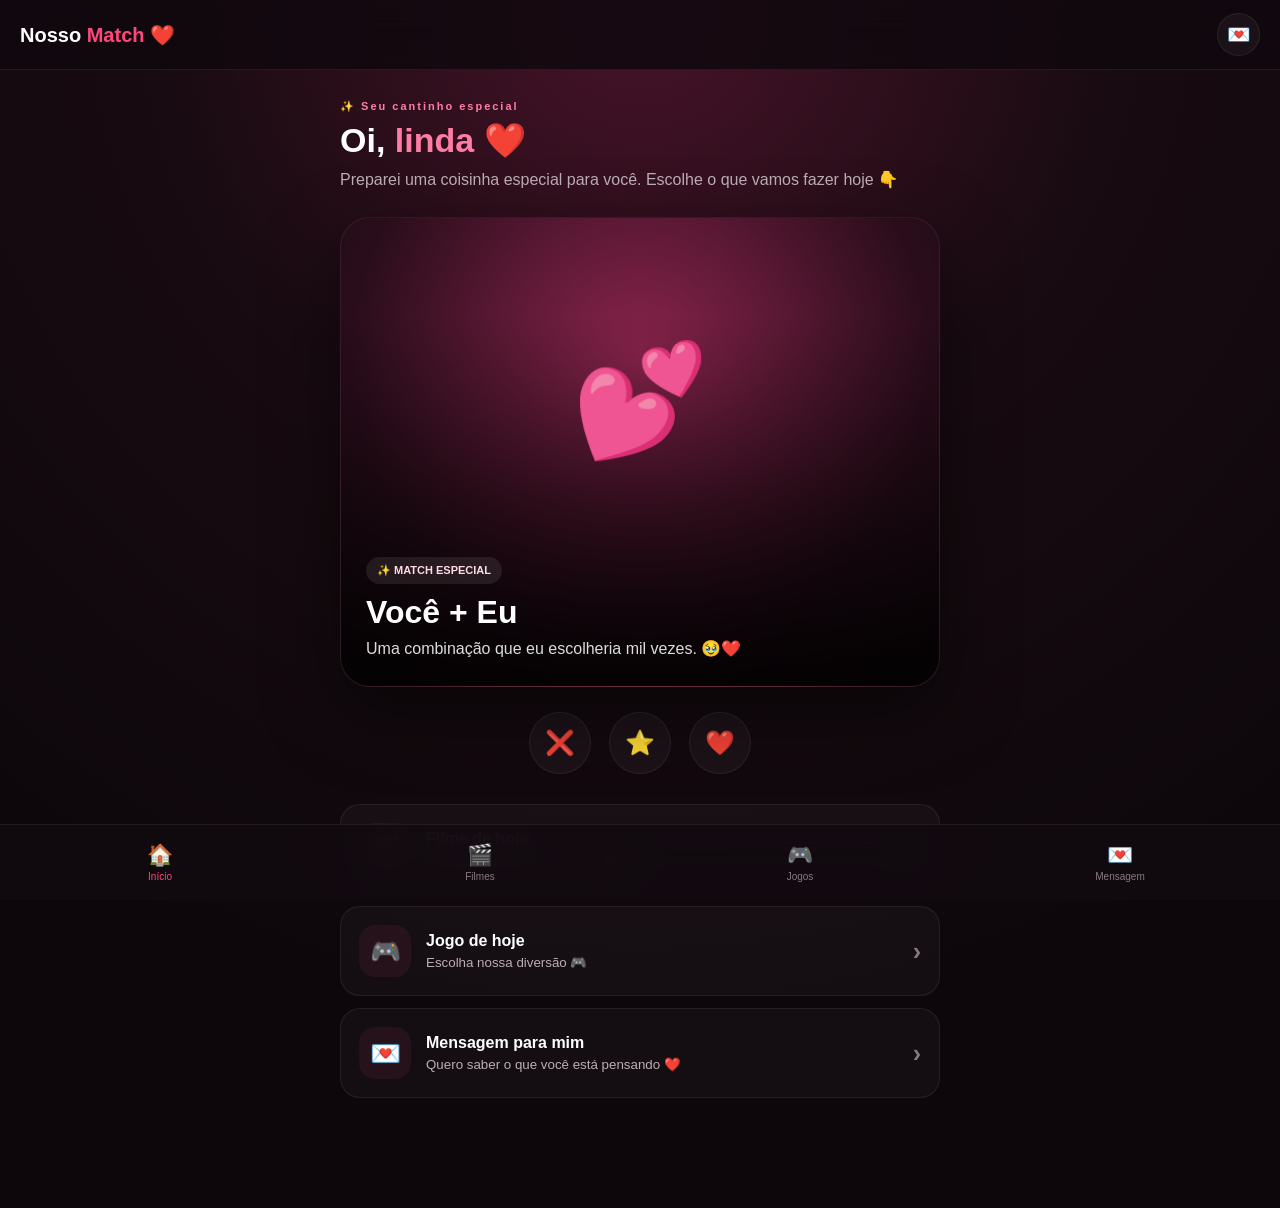
<file: index.html>
<!DOCTYPE html>
<html lang="pt-BR">
<head>
    <meta charset="UTF-8">
    <meta name="viewport" content="width=device-width, initial-scale=1.0">
    <title>Nosso Match ❤️</title>
    <link rel="stylesheet" href="style.css">
</head>

<body>

<header class="header">

    <div class="logo">
        Nosso <span>Match</span> ❤️
    </div>

    <button class="header-heart" onclick="mostrarAmor()">
        💌
    </button>

</header>


<main class="home">

    <section class="welcome">

        <p class="small-text">
            ✨ Seu cantinho especial
        </p>

        <h1>
            Oi, <span id="nomeDisplay">linda</span> ❤️
        </h1>

        <p>
            Preparei uma coisinha especial para você.
            Escolhe o que vamos fazer hoje 👇
        </p>

    </section>


    <section class="match-card">

        <div class="card-gradient">

            <div class="card-emoji">
                💕
            </div>

            <div class="card-info">

                <span class="match-badge">
                    ✨ MATCH ESPECIAL
                </span>

                <h2>
                    Você + Eu
                </h2>

                <p>
                    Uma combinação que eu escolheria
                    mil vezes. 🥹❤️
                </p>

            </div>

        </div>

    </section>


    <div class="match-buttons">

        <button
            class="circle-button dislike"
            onclick="mostrarAmor()">
            ❌
        </button>

        <button
            class="circle-button star"
            onclick="mostrarAmor()">
            ⭐
        </button>

        <button
            class="circle-button like"
            onclick="mostrarAmor()">
            ❤️
        </button>

    </div>


    <section class="quick-options">

        <a href="filmes.html" class="quick-card">

            <div class="quick-icon">
                🎬
            </div>

            <div>
                <strong>Filme de hoje</strong>
                <small>
                    Escolha o que vamos assistir 🍿
                </small>
            </div>

            <b>›</b>

        </a>


        <a href="jogos.html" class="quick-card">

            <div class="quick-icon">
                🎮
            </div>

            <div>
                <strong>Jogo de hoje</strong>
                <small>
                    Escolha nossa diversão 🎮
                </small>
            </div>

            <b>›</b>

        </a>


        <a href="contato.html" class="quick-card">

            <div class="quick-icon">
                💌
            </div>

            <div>
                <strong>Mensagem para mim</strong>
                <small>
                    Quero saber o que você está pensando ❤️
                </small>
            </div>

            <b>›</b>

        </a>

    </section>

</main>


<nav class="bottom-nav">

    <a href="index.html" class="nav-item active">
        🏠
        <span>Início</span>
    </a>

    <a href="filmes.html" class="nav-item">
        🎬
        <span>Filmes</span>
    </a>

    <a href="jogos.html" class="nav-item">
        🎮
        <span>Jogos</span>
    </a>

    <a href="contato.html" class="nav-item">
        💌
        <span>Mensagem</span>
    </a>

</nav>


<div id="modal" class="modal">

    <div class="modal-box">

        <div class="modal-heart">
            ❤️
        </div>

        <h2>Deu Match! 🥰</h2>

        <p>
            Só queria lembrar que você é
            uma pessoa muito especial para mim.
        </p>

        <button onclick="fecharModal()">
            Amei ❤️
        </button>

    </div>

</div>


<script src="script.js"></script>

</body>
</html>
</file>
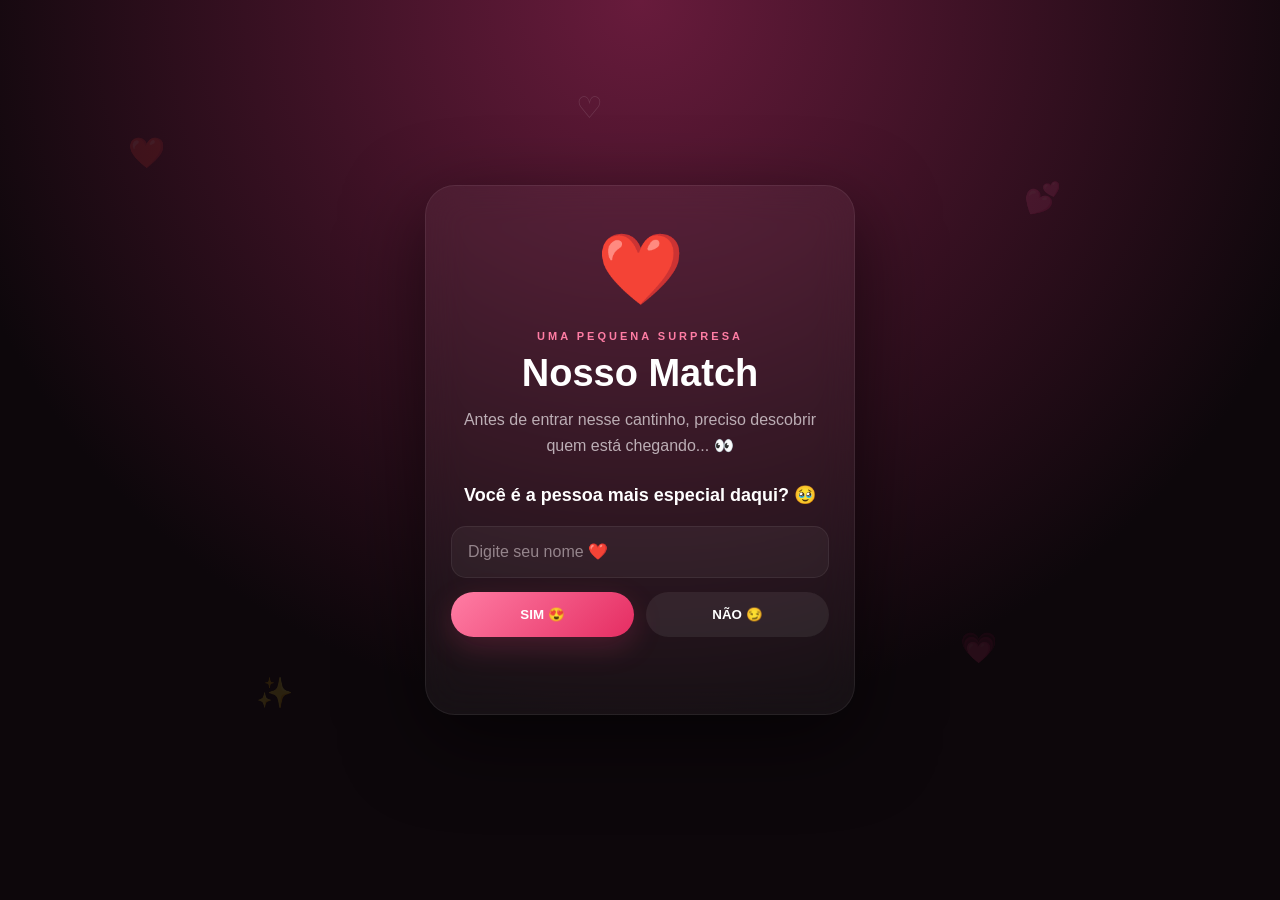
<file: cadastro.html>
<!DOCTYPE html>
<html lang="pt-BR">
<head>
    <meta charset="UTF-8">
    <meta name="viewport" content="width=device-width, initial-scale=1.0">
    <title>Nosso Match ❤️</title>
    <link rel="stylesheet" href="style.css">
</head>

<body class="entry-body">

    <div class="floating-hearts">
        <span>❤️</span>
        <span>💕</span>
        <span>✨</span>
        <span>💗</span>
        <span>♡</span>
    </div>

    <main class="entry-card">

        <div class="big-heart">❤️</div>

        <p class="mini-title">UMA PEQUENA SURPRESA</p>

        <h1>Nosso Match</h1>

        <p class="entry-text">
            Antes de entrar nesse cantinho,
            preciso descobrir quem está chegando... 👀
        </p>

        <div class="question">
            Você é a pessoa mais especial daqui? 🥹
        </div>

        <input
            type="text"
            id="nome"
            placeholder="Digite seu nome ❤️"
            autocomplete="off"
        >

        <div class="entry-buttons">

            <button class="main-btn" onclick="entrar()">
                SIM 😍
            </button>

            <button
                class="no-btn"
                id="nao"
                onmouseover="fugir()"
                onclick="fugir()">
                NÃO 😏
            </button>

        </div>

        <p id="mensagem"></p>

    </main>

    <script src="script.js"></script>

</body>
</html>
</file>
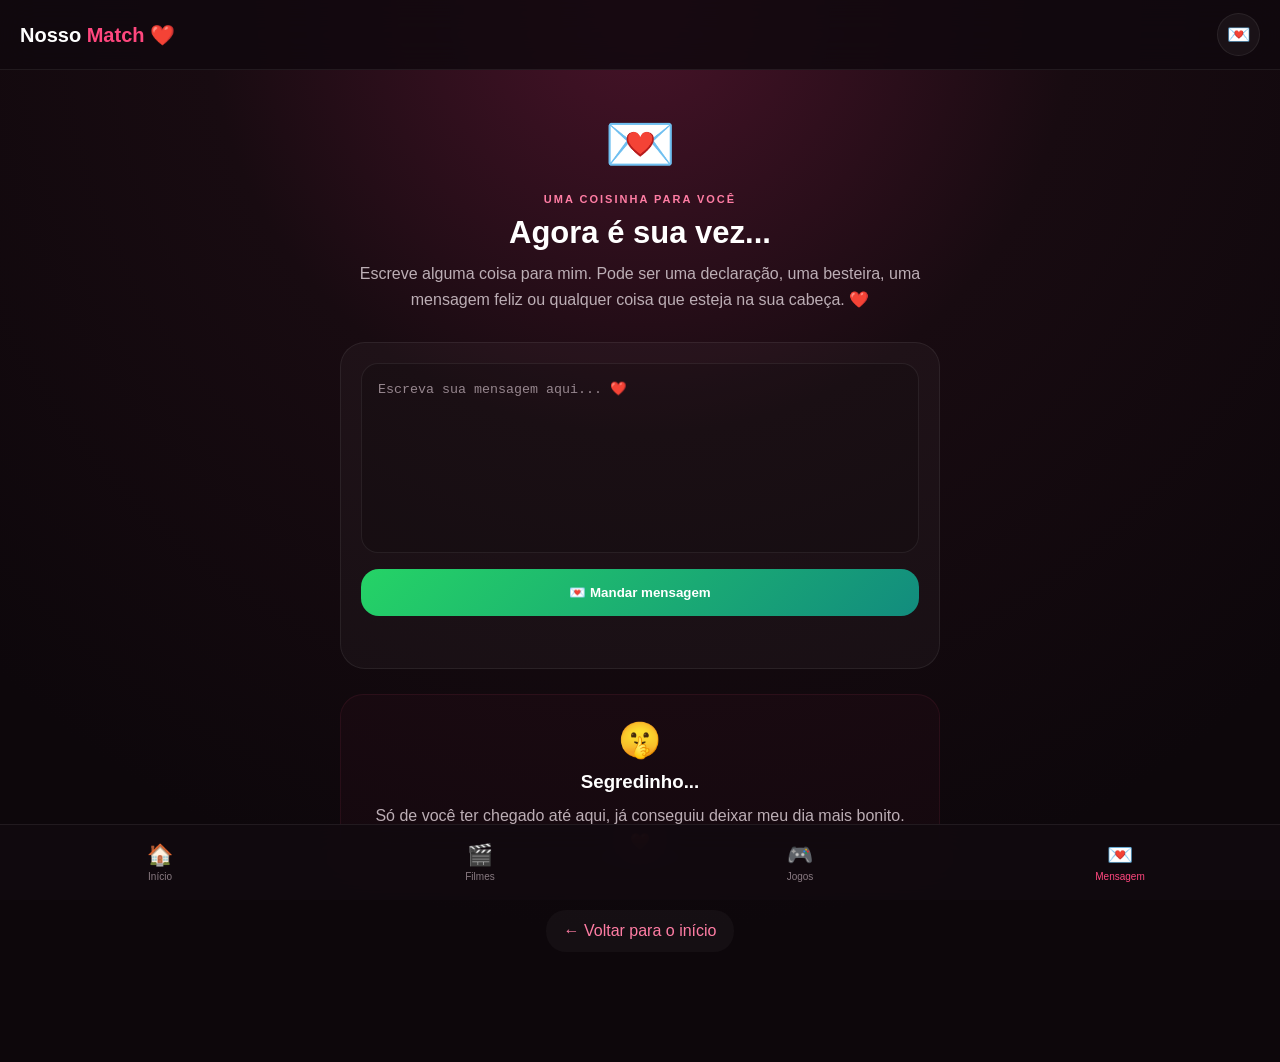
<file: contato.html>
<!DOCTYPE html>
<html lang="pt-BR">
<head>
    <meta charset="UTF-8">
    <meta name="viewport" content="width=device-width, initial-scale=1.0">
    <title>Mensagem 💌</title>
    <link rel="stylesheet" href="style.css">
</head>

<body>

<header class="header">

    <a href="index.html" class="logo">
        Nosso <span>Match</span> ❤️
    </a>

    <button class="header-heart" onclick="mostrarAmor()">
        💌
    </button>

</header>


<main class="page">

    <section class="page-title">

        <div class="page-emoji">
            💌
        </div>

        <p class="small-text">
            UMA COISINHA PARA VOCÊ
        </p>

        <h1>
            Agora é sua vez...
        </h1>

        <p>
            Escreve alguma coisa para mim.
            Pode ser uma declaração, uma besteira,
            uma mensagem feliz ou qualquer coisa
            que esteja na sua cabeça. ❤️
        </p>

    </section>


    <section class="message-box">

        <textarea
            id="mensagemContato"
            placeholder="Escreva sua mensagem aqui... ❤️"
        ></textarea>

        <button
            class="whatsapp-button"
            onclick="enviarWhatsApp()">

            <span>💌</span>
            Mandar mensagem

        </button>

        <p id="aviso" class="notice"></p>

    </section>


    <section class="secret-message">

        <div>
            🤫
        </div>

        <h3>
            Segredinho...
        </h3>

        <p>
            Só de você ter chegado até aqui,
            já conseguiu deixar meu dia mais bonito. ❤️
        </p>

    </section>


    <a href="index.html" class="back-button">
        ← Voltar para o início
    </a>

</main>


<nav class="bottom-nav">

    <a href="index.html" class="nav-item">
        🏠
        <span>Início</span>
    </a>

    <a href="filmes.html" class="nav-item">
        🎬
        <span>Filmes</span>
    </a>

    <a href="jogos.html" class="nav-item">
        🎮
        <span>Jogos</span>
    </a>

    <a href="contato.html" class="nav-item active">
        💌
        <span>Mensagem</span>
    </a>

</nav>


<script src="script.js"></script>

</body>
</html>
</file>
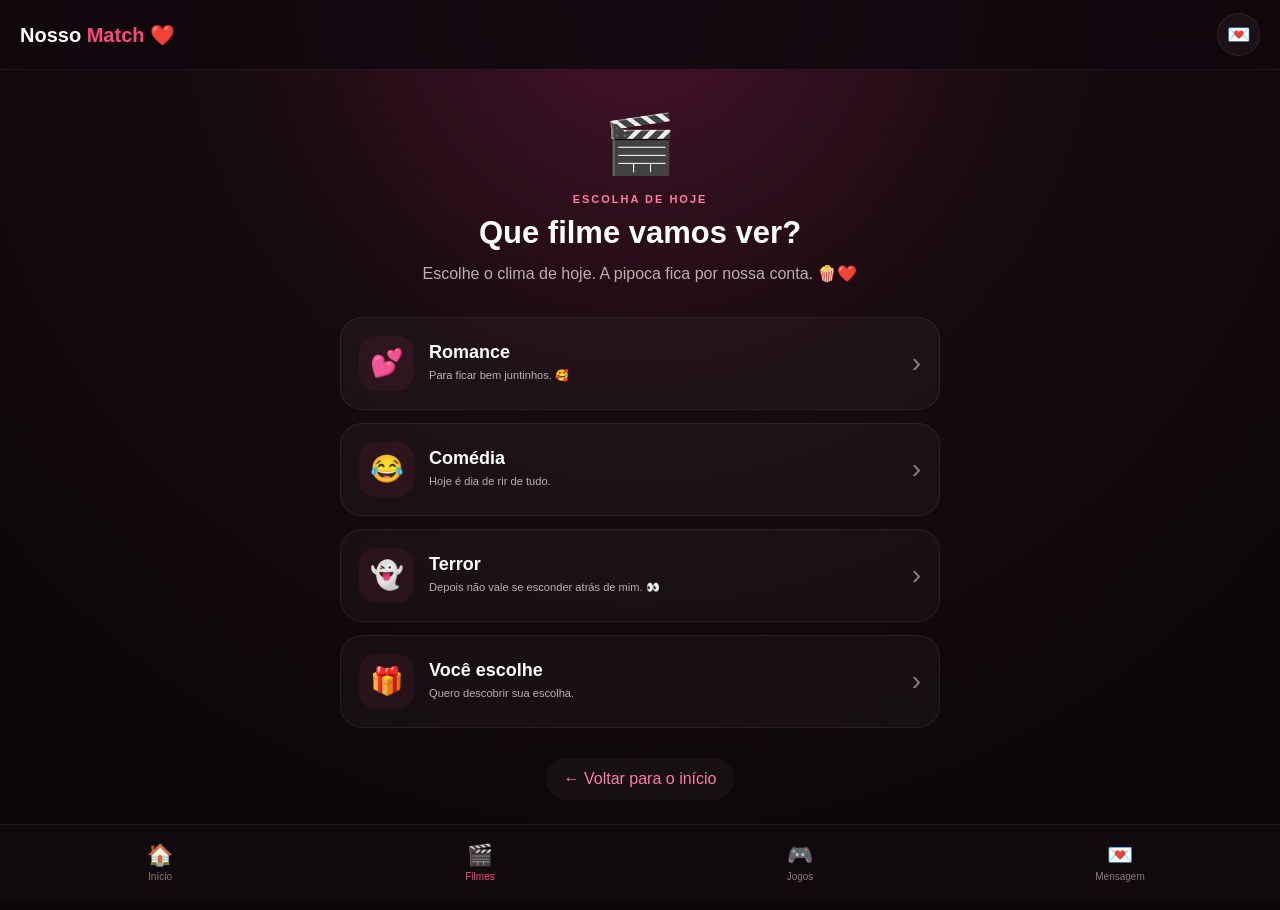
<file: filmes.html>
<!DOCTYPE html>
<html lang="pt-BR">
<head>
    <meta charset="UTF-8">
    <meta name="viewport" content="width=device-width, initial-scale=1.0">
    <title>Filme de hoje 🎬</title>
    <link rel="stylesheet" href="style.css">
</head>

<body>

<header class="header">

    <a href="index.html" class="logo">
        Nosso <span>Match</span> ❤️
    </a>

    <button class="header-heart" onclick="mostrarAmor()">
        💌
    </button>

</header>


<main class="page">

    <section class="page-title">

        <div class="page-emoji">
            🎬
        </div>

        <p class="small-text">
            ESCOLHA DE HOJE
        </p>

        <h1>
            Que filme vamos ver?
        </h1>

        <p>
            Escolhe o clima de hoje.
            A pipoca fica por nossa conta. 🍿❤️
        </p>

    </section>


    <section class="choices">

        <button
            class="choice"
            onclick="escolherFilme('Romance ❤️')">

            <div class="choice-icon">
                💕
            </div>

            <div class="choice-text">
                <strong>Romance</strong>
                <small>
                    Para ficar bem juntinhos. 🥰
                </small>
            </div>

            <span class="arrow">
                ›
            </span>

        </button>


        <button
            class="choice"
            onclick="escolherFilme('Comédia 😂')">

            <div class="choice-icon">
                😂
            </div>

            <div class="choice-text">
                <strong>Comédia</strong>
                <small>
                    Hoje é dia de rir de tudo.
                </small>
            </div>

            <span class="arrow">
                ›
            </span>

        </button>


        <button
            class="choice"
            onclick="escolherFilme('Terror 👻')">

            <div class="choice-icon">
                👻
            </div>

            <div class="choice-text">
                <strong>Terror</strong>
                <small>
                    Depois não vale se esconder atrás de mim. 👀
                </small>
            </div>

            <span class="arrow">
                ›
            </span>

        </button>


        <button
            class="choice"
            onclick="escolherFilme('Surpresa 🎁')">

            <div class="choice-icon">
                🎁
            </div>

            <div class="choice-text">
                <strong>Você escolhe</strong>
                <small>
                    Quero descobrir sua escolha.
                </small>
            </div>

            <span class="arrow">
                ›
            </span>

        </button>

    </section>


    <div id="resultado" class="result"></div>


    <a href="index.html" class="back-button">
        ← Voltar para o início
    </a>

</main>


<nav class="bottom-nav">

    <a href="index.html" class="nav-item">
        🏠
        <span>Início</span>
    </a>

    <a href="filmes.html" class="nav-item active">
        🎬
        <span>Filmes</span>
    </a>

    <a href="jogos.html" class="nav-item">
        🎮
        <span>Jogos</span>
    </a>

    <a href="contato.html" class="nav-item">
        💌
        <span>Mensagem</span>
    </a>

</nav>


<script src="script.js"></script>

</body>
</html>
</file>
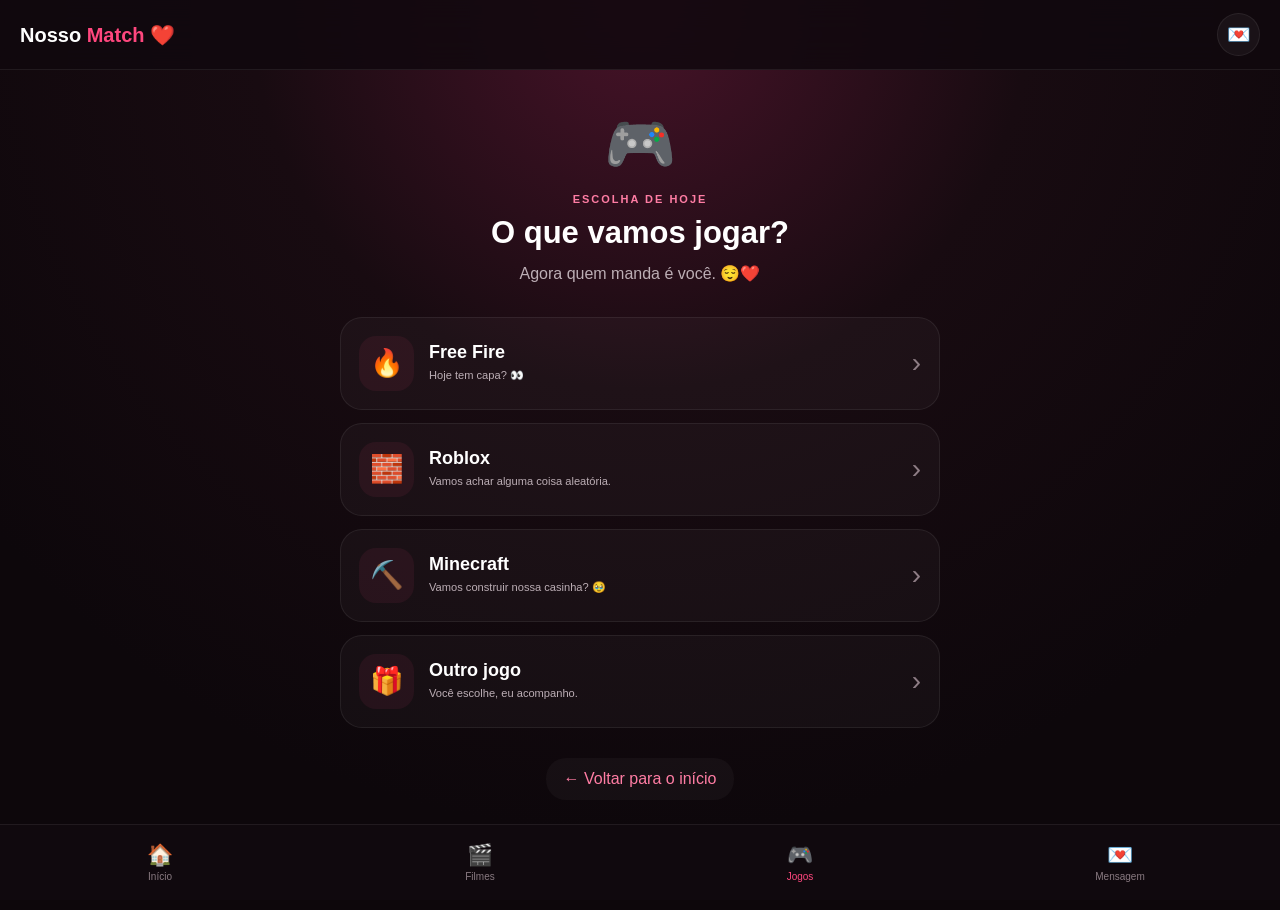
<file: jogos.html>
<!DOCTYPE html>
<html lang="pt-BR">
<head>
    <meta charset="UTF-8">
    <meta name="viewport" content="width=device-width, initial-scale=1.0">
    <title>Jogo de hoje 🎮</title>
    <link rel="stylesheet" href="style.css">
</head>

<body>

<header class="header">

    <a href="index.html" class="logo">
        Nosso <span>Match</span> ❤️
    </a>

    <button class="header-heart" onclick="mostrarAmor()">
        💌
    </button>

</header>


<main class="page">

    <section class="page-title">

        <div class="page-emoji">
            🎮
        </div>

        <p class="small-text">
            ESCOLHA DE HOJE
        </p>

        <h1>
            O que vamos jogar?
        </h1>

        <p>
            Agora quem manda é você. 😌❤️
        </p>

    </section>


    <section class="choices">

        <button
            class="choice"
            onclick="escolherJogo('Free Fire 🔥')">

            <div class="choice-icon">
                🔥
            </div>

            <div class="choice-text">
                <strong>Free Fire</strong>
                <small>
                    Hoje tem capa? 👀
                </small>
            </div>

            <span class="arrow">
                ›
            </span>

        </button>


        <button
            class="choice"
            onclick="escolherJogo('Roblox 🎮')">

            <div class="choice-icon">
                🧱
            </div>

            <div class="choice-text">
                <strong>Roblox</strong>
                <small>
                    Vamos achar alguma coisa aleatória.
                </small>
            </div>

            <span class="arrow">
                ›
            </span>

        </button>


        <button
            class="choice"
            onclick="escolherJogo('Minecraft ⛏️')">

            <div class="choice-icon">
                ⛏️
            </div>

            <div class="choice-text">
                <strong>Minecraft</strong>
                <small>
                    Vamos construir nossa casinha? 🥹
                </small>
            </div>

            <span class="arrow">
                ›
            </span>

        </button>


        <button
            class="choice"
            onclick="escolherJogo('Outro jogo 🎁')">

            <div class="choice-icon">
                🎁
            </div>

            <div class="choice-text">
                <strong>Outro jogo</strong>
                <small>
                    Você escolhe, eu acompanho.
                </small>
            </div>

            <span class="arrow">
                ›
            </span>

        </button>

    </section>


    <div id="resultadoJogo" class="result"></div>


    <a href="index.html" class="back-button">
        ← Voltar para o início
    </a>

</main>


<nav class="bottom-nav">

    <a href="index.html" class="nav-item">
        🏠
        <span>Início</span>
    </a>

    <a href="filmes.html" class="nav-item">
        🎬
        <span>Filmes</span>
    </a>

    <a href="jogos.html" class="nav-item active">
        🎮
        <span>Jogos</span>
    </a>

    <a href="contato.html" class="nav-item">
        💌
        <span>Mensagem</span>
    </a>

</nav>


<script src="script.js"></script>

</body>
</html>
</file>
<file: style.css>
* {
    margin: 0;
    padding: 0;
    box-sizing: border-box;
}

:root {
    --pink: #ff477e;
    --pink-light: #ff7da4;
    --pink-dark: #e52d62;
    --background: #0d070b;
    --card: #ffffff0b;
    --border: #ffffff12;
    --text: #ffffff;
    --muted: #bcaeb5;
}

html {
    scroll-behavior: smooth;
}

body {
    font-family: Arial, Helvetica, sans-serif;
    color: var(--text);
    background:
        radial-gradient(
            circle at top,
            #481329 0%,
            #180b11 35%,
            #0d070b 75%
        );
    min-height: 100vh;
}

a {
    color: inherit;
    text-decoration: none;
}

button {
    font-family: inherit;
    cursor: pointer;
}


/* =========================
   ENTRADA
========================= */

.entry-body {
    min-height: 100vh;
    display: flex;
    align-items: center;
    justify-content: center;
    padding: 25px;
    overflow: hidden;
    background:
        radial-gradient(
            circle at top,
            #681b3c,
            #0d070b 65%
        );
}

.entry-card {
    position: relative;
    width: 100%;
    max-width: 430px;
    padding: 42px 25px;
    text-align: center;
    border: 1px solid var(--border);
    border-radius: 30px;
    background: #ffffff0b;
    backdrop-filter: blur(18px);
    box-shadow: 0 25px 80px #00000090;
    z-index: 2;
}

.big-heart {
    font-size: 70px;
    animation: pulse 1.5s infinite;
}

@keyframes pulse {

    0%, 100% {
        transform: scale(1);
    }

    50% {
        transform: scale(1.12);
    }
}

.mini-title {
    margin-top: 20px;
    color: var(--pink-light);
    font-size: 11px;
    font-weight: bold;
    letter-spacing: 3px;
}

.entry-card h1 {
    margin-top: 10px;
    font-size: 38px;
}

.entry-text {
    margin-top: 12px;
    color: var(--muted);
    line-height: 1.6;
}

.question {
    margin-top: 25px;
    font-size: 18px;
    font-weight: bold;
}

.entry-card input {
    width: 100%;
    margin-top: 20px;
    padding: 16px;
    border: 1px solid var(--border);
    border-radius: 15px;
    outline: none;
    background: #ffffff0b;
    color: white;
    font-size: 16px;
}

.entry-card input::placeholder {
    color: #95858c;
}

.entry-buttons {
    display: flex;
    gap: 12px;
    margin-top: 14px;
}

.main-btn,
.no-btn {
    flex: 1;
    padding: 15px;
    border: 0;
    border-radius: 30px;
    font-weight: bold;
    transition: .25s;
}

.main-btn {
    color: white;
    background: linear-gradient(
        135deg,
        var(--pink-light),
        var(--pink-dark)
    );
    box-shadow: 0 10px 30px #ff477e30;
}

.no-btn {
    color: white;
    background: #ffffff12;
}

.main-btn:hover {
    transform: translateY(-2px) scale(1.02);
}

#mensagem {
    min-height: 20px;
    margin-top: 15px;
    color: var(--pink-light);
}

.floating-hearts span {
    position: fixed;
    opacity: .12;
    font-size: 30px;
    animation: float 8s infinite ease-in-out;
}

.floating-hearts span:nth-child(1) {
    left: 10%;
    top: 15%;
}

.floating-hearts span:nth-child(2) {
    left: 80%;
    top: 20%;
    animation-delay: 2s;
}

.floating-hearts span:nth-child(3) {
    left: 20%;
    top: 75%;
    animation-delay: 4s;
}

.floating-hearts span:nth-child(4) {
    left: 75%;
    top: 70%;
    animation-delay: 1s;
}

.floating-hearts span:nth-child(5) {
    left: 45%;
    top: 10%;
    animation-delay: 3s;
}

@keyframes float {

    50% {
        transform: translateY(-30px) rotate(12deg);
    }
}


/* =========================
   CABEÇALHO
========================= */

.header {
    position: sticky;
    top: 0;
    z-index: 50;
    height: 70px;
    padding: 0 20px;
    display: flex;
    justify-content: space-between;
    align-items: center;
    border-bottom: 1px solid var(--border);
    background: #11090edd;
    backdrop-filter: blur(18px);
}

.logo {
    font-size: 20px;
    font-weight: bold;
}

.logo span {
    color: var(--pink);
}

.header-heart {
    width: 43px;
    height: 43px;
    border: 1px solid var(--border);
    border-radius: 50%;
    color: white;
    background: #ffffff0b;
    font-size: 19px;
    transition: .2s;
}

.header-heart:hover {
    transform: scale(1.08);
}


/* =========================
   HOME
========================= */

.home {
    width: 92%;
    max-width: 600px;
    margin: auto;
    padding: 30px 0 110px;
}

.welcome {
    margin-bottom: 25px;
}

.small-text {
    color: var(--pink-light);
    font-size: 11px;
    font-weight: bold;
    letter-spacing: 2px;
}

.welcome h1 {
    margin-top: 7px;
    font-size: 34px;
}

.welcome h1 span {
    color: var(--pink-light);
}

.welcome > p:last-child {
    margin-top: 8px;
    color: var(--muted);
    line-height: 1.5;
}


/* =========================
   CARD PRINCIPAL
========================= */

.match-card {
    height: 470px;
    position: relative;
    overflow: hidden;
    border-radius: 30px;
    border: 1px solid #ffffff12;
    background:
        radial-gradient(
            circle at 50% 30%,
            #8b244d,
            #2a0d1b 65%,
            #150910
        );
    box-shadow: 0 25px 70px #00000080;
}

.card-gradient {
    position: absolute;
    inset: 0;
    display: flex;
    flex-direction: column;
    justify-content: flex-end;
    padding: 25px;
    background:
        linear-gradient(
            to bottom,
            transparent 20%,
            #000000dd 100%
        );
}

.card-emoji {
    flex: 1;
    display: flex;
    align-items: center;
    justify-content: center;
    font-size: 110px;
}

.card-info h2 {
    margin-top: 10px;
    font-size: 32px;
}

.card-info p {
    margin-top: 6px;
    color: #ddd;
    line-height: 1.5;
}

.match-badge {
    display: inline-block;
    padding: 7px 11px;
    border-radius: 20px;
    color: #ffd9e4;
    background: #ffffff15;
    font-size: 11px;
    font-weight: bold;
}


/* =========================
   BOTÕES MATCH
========================= */

.match-buttons {
    display: flex;
    justify-content: center;
    gap: 18px;
    margin: 25px 0 30px;
}

.circle-button {
    width: 62px;
    height: 62px;
    border: 1px solid var(--border);
    border-radius: 50%;
    background: #ffffff0a;
    font-size: 24px;
    transition: .2s;
}

.circle-button:hover {
    transform: scale(1.1);
}

.dislike {
    color: #ff6d6d;
}

.star {
    color: #62c9ff;
}

.like {
    color: var(--pink);
}


/* =========================
   CARDS RÁPIDOS
========================= */

.quick-options {
    display: grid;
    gap: 12px;
}

.quick-card {
    display: flex;
    align-items: center;
    gap: 15px;
    padding: 18px;
    border: 1px solid var(--border);
    border-radius: 20px;
    background: #ffffff08;
    transition: .25s;
}

.quick-card:hover {
    transform: translateY(-3px);
    border-color: #ff477e55;
    background: #ff477e0d;
}

.quick-icon {
    width: 52px;
    height: 52px;
    display: flex;
    align-items: center;
    justify-content: center;
    flex-shrink: 0;
    border-radius: 16px;
    background: #ff477e12;
    font-size: 25px;
}

.quick-card div:nth-child(2) {
    flex: 1;
}

.quick-card strong {
    display: block;
    font-size: 16px;
}

.quick-card small {
    display: block;
    margin-top: 5px;
    color: var(--muted);
}

.quick-card b {
    color: #88777f;
    font-size: 25px;
}


/* =========================
   PÁGINAS
========================= */

.page {
    width: 92%;
    max-width: 600px;
    margin: auto;
    padding: 40px 0 110px;
}

.page-title {
    text-align: center;
    margin-bottom: 30px;
}

.page-emoji {
    font-size: 58px;
    margin-bottom: 15px;
}

.page-title h1 {
    margin: 10px 0;
    font-size: 31px;
}

.page-title > p:last-child {
    color: var(--muted);
    line-height: 1.6;
}


/* =========================
   ESCOLHAS
========================= */

.choices {
    display: grid;
    gap: 13px;
}

.choice {
    width: 100%;
    display: flex;
    align-items: center;
    gap: 15px;
    padding: 18px;
    text-align: left;
    border: 1px solid var(--border);
    border-radius: 22px;
    color: white;
    background: #ffffff08;
    transition: .25s;
}

.choice:hover {
    transform: translateY(-3px);
    border-color: #ff477e66;
    background: #ff477e12;
}

.choice:active {
    transform: scale(.98);
}

.choice-icon {
    width: 55px;
    height: 55px;
    display: flex;
    align-items: center;
    justify-content: center;
    flex-shrink: 0;
    border-radius: 17px;
    background: #ff477e12;
    font-size: 27px;
}

.choice-text {
    flex: 1;
}

.choice-text strong {
    display: block;
    font-size: 18px;
}

.choice-text small {
    display: block;
    margin-top: 5px;
    color: var(--muted);
    line-height: 1.4;
}

.arrow {
    color: #8e7d85;
    font-size: 28px;
}


/* =========================
   RESULTADO
========================= */

.result {
    display: none;
    margin-top: 20px;
    padding: 20px;
    text-align: center;
    border: 1px solid #ff477e44;
    border-radius: 20px;
    color: #ffe5ed;
    background: #ff477e12;
    line-height: 1.6;
}

.result.show {
    display: block;
}


/* =========================
   CONTATO
========================= */

.message-box {
    padding: 20px;
    border: 1px solid var(--border);
    border-radius: 25px;
    background: #ffffff08;
}

textarea {
    width: 100%;
    height: 190px;
    resize: none;
    padding: 16px;
    border: 1px solid var(--border);
    border-radius: 17px;
    outline: none;
    color: white;
    background: #00000025;
    line-height: 1.5;
}

textarea::placeholder {
    color: #96868e;
}

.whatsapp-button {
    width: 100%;
    margin-top: 12px;
    padding: 16px;
    border: 0;
    border-radius: 18px;
    color: white;
    background: linear-gradient(
        135deg,
        #25d366,
        #128c7e
    );
    font-weight: bold;
    transition: .2s;
}

.whatsapp-button:hover {
    transform: translateY(-2px);
}

.notice {
    min-height: 20px;
    margin-top: 12px;
    text-align: center;
    color: var(--pink-light);
}

.secret-message {
    margin-top: 25px;
    padding: 25px;
    text-align: center;
    border: 1px solid #ff477e15;
    border-radius: 23px;
    background: #ff477e08;
}

.secret-message > div {
    font-size: 35px;
}

.secret-message h3 {
    margin: 10px 0;
}

.secret-message p {
    color: var(--muted);
    line-height: 1.6;
}


/* =========================
   VOLTAR
========================= */

.back-button {
    display: block;
    width: max-content;
    margin: 30px auto 0;
    padding: 12px 18px;
    border-radius: 20px;
    color: var(--pink-light);
    background: #ffffff08;
}


/* =========================
   MENU INFERIOR
========================= */

.bottom-nav {
    position: fixed;
    z-index: 60;
    left: 0;
    right: 0;
    bottom: 0;
    height: 76px;
    display: flex;
    justify-content: space-around;
    align-items: center;
    border-top: 1px solid var(--border);
    background: #120a0fee;
    backdrop-filter: blur(18px);
}

.nav-item {
    min-width: 65px;
    text-align: center;
    color: #897a81;
    font-size: 21px;
    transition: .2s;
}

.nav-item span {
    display: block;
    margin-top: 4px;
    font-size: 10px;
}

.nav-item.active {
    color: var(--pink);
}


/* =========================
   MODAL
========================= */

.modal {
    position: fixed;
    z-index: 100;
    inset: 0;
    display: none;
    align-items: center;
    justify-content: center;
    padding: 20px;
    background: #000000c9;
}

.modal.show {
    display: flex;
}

.modal-box {
    width: 100%;
    max-width: 380px;
    padding: 30px;
    text-align: center;
    border: 1px solid var(--border);
    border-radius: 27px;
    background: #1c0e16;
    box-shadow: 0 25px 70px #000;
}

.modal-heart {
    font-size: 60px;
    animation: pulse 1.5s infinite;
}

.modal-box h2 {
    margin: 12px 0;
}

.modal-box p {
    color: var(--muted);
    line-height: 1.6;
}

.modal-box button {
    margin-top: 20px;
    padding: 13px 25px;
    border-radius: 25px;
    color: white;
    background: var(--pink);
    font-weight: bold;
}


/* =========================
   CELULAR
========================= */

@media (max-width: 500px) {

    .entry-card {
        padding: 35px 20px;
    }

    .entry-card h1 {
        font-size: 33px;
    }

    .match-card {
        height: 430px;
    }

    .card-emoji {
        font-size: 90px;
    }

    .welcome h1 {
        font-size: 29px;
    }

    .page-title h1 {
        font-size: 28px;
    }

}
</file>
